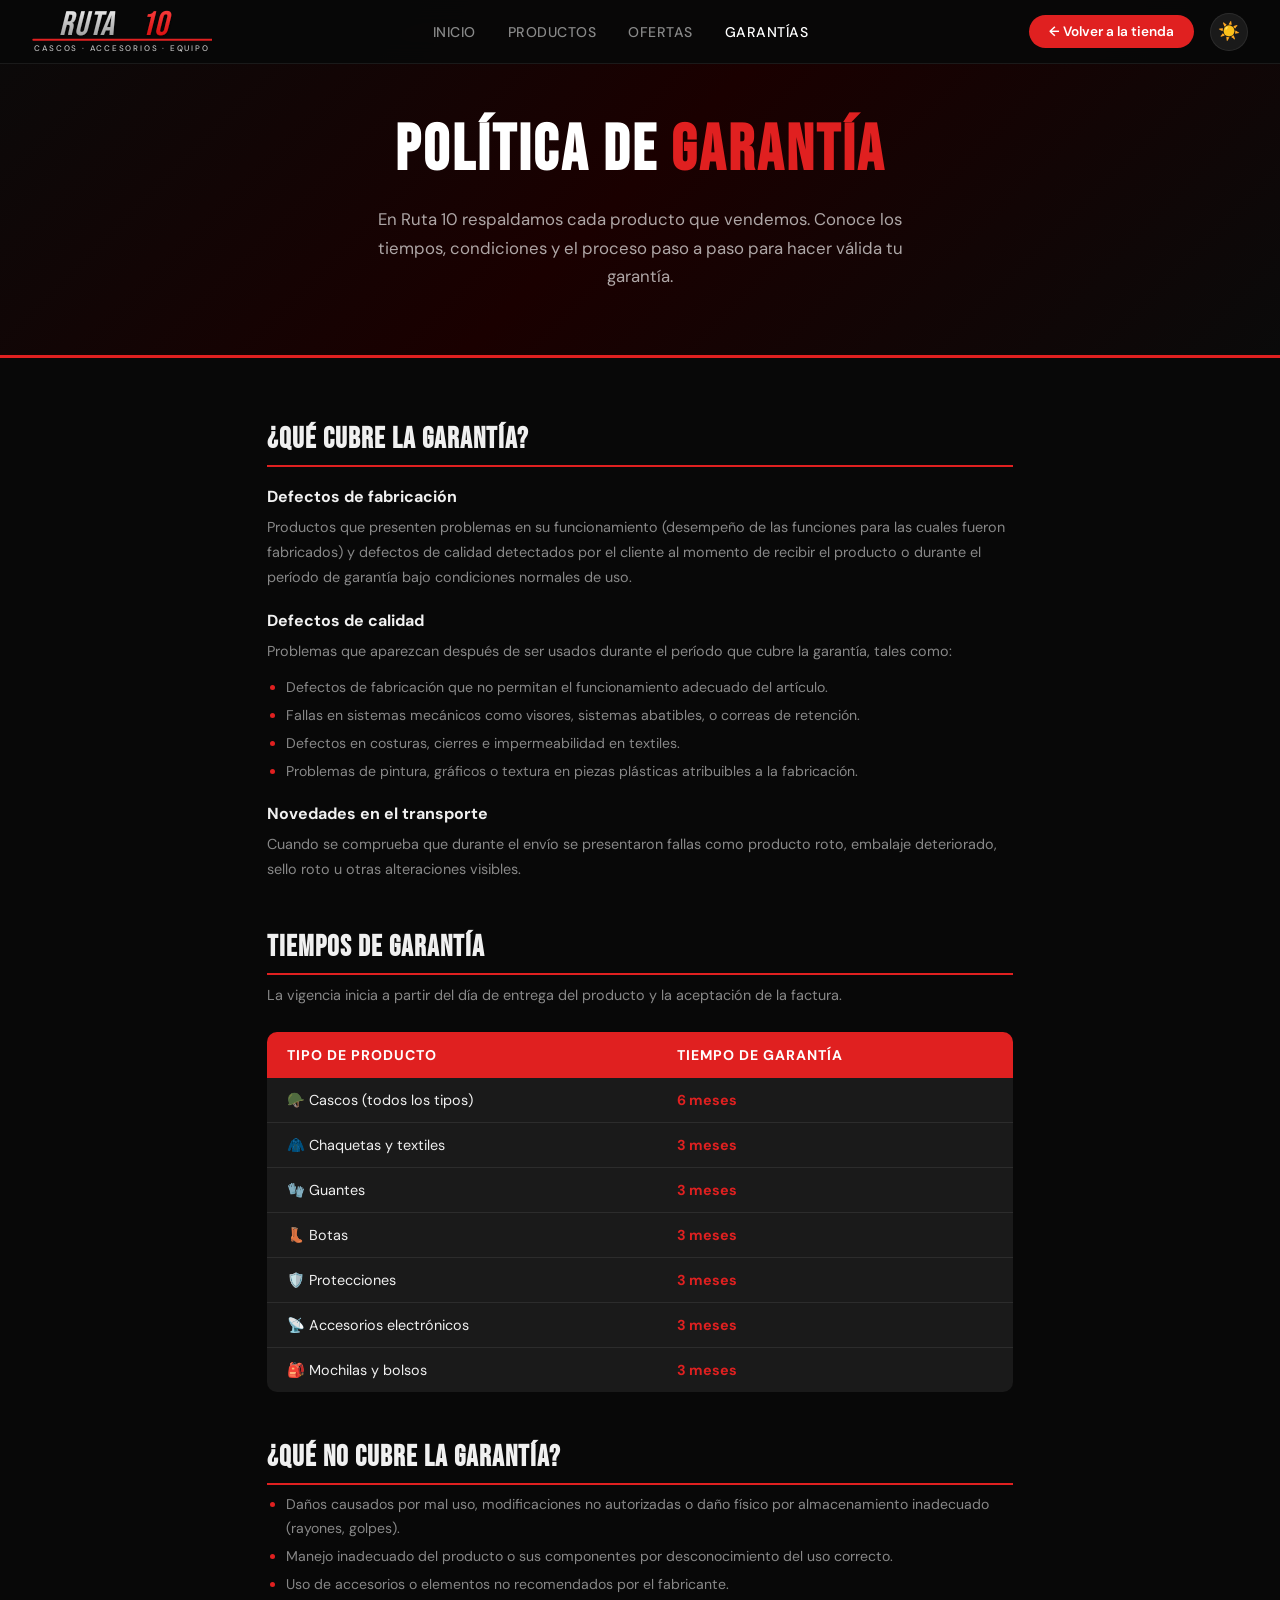
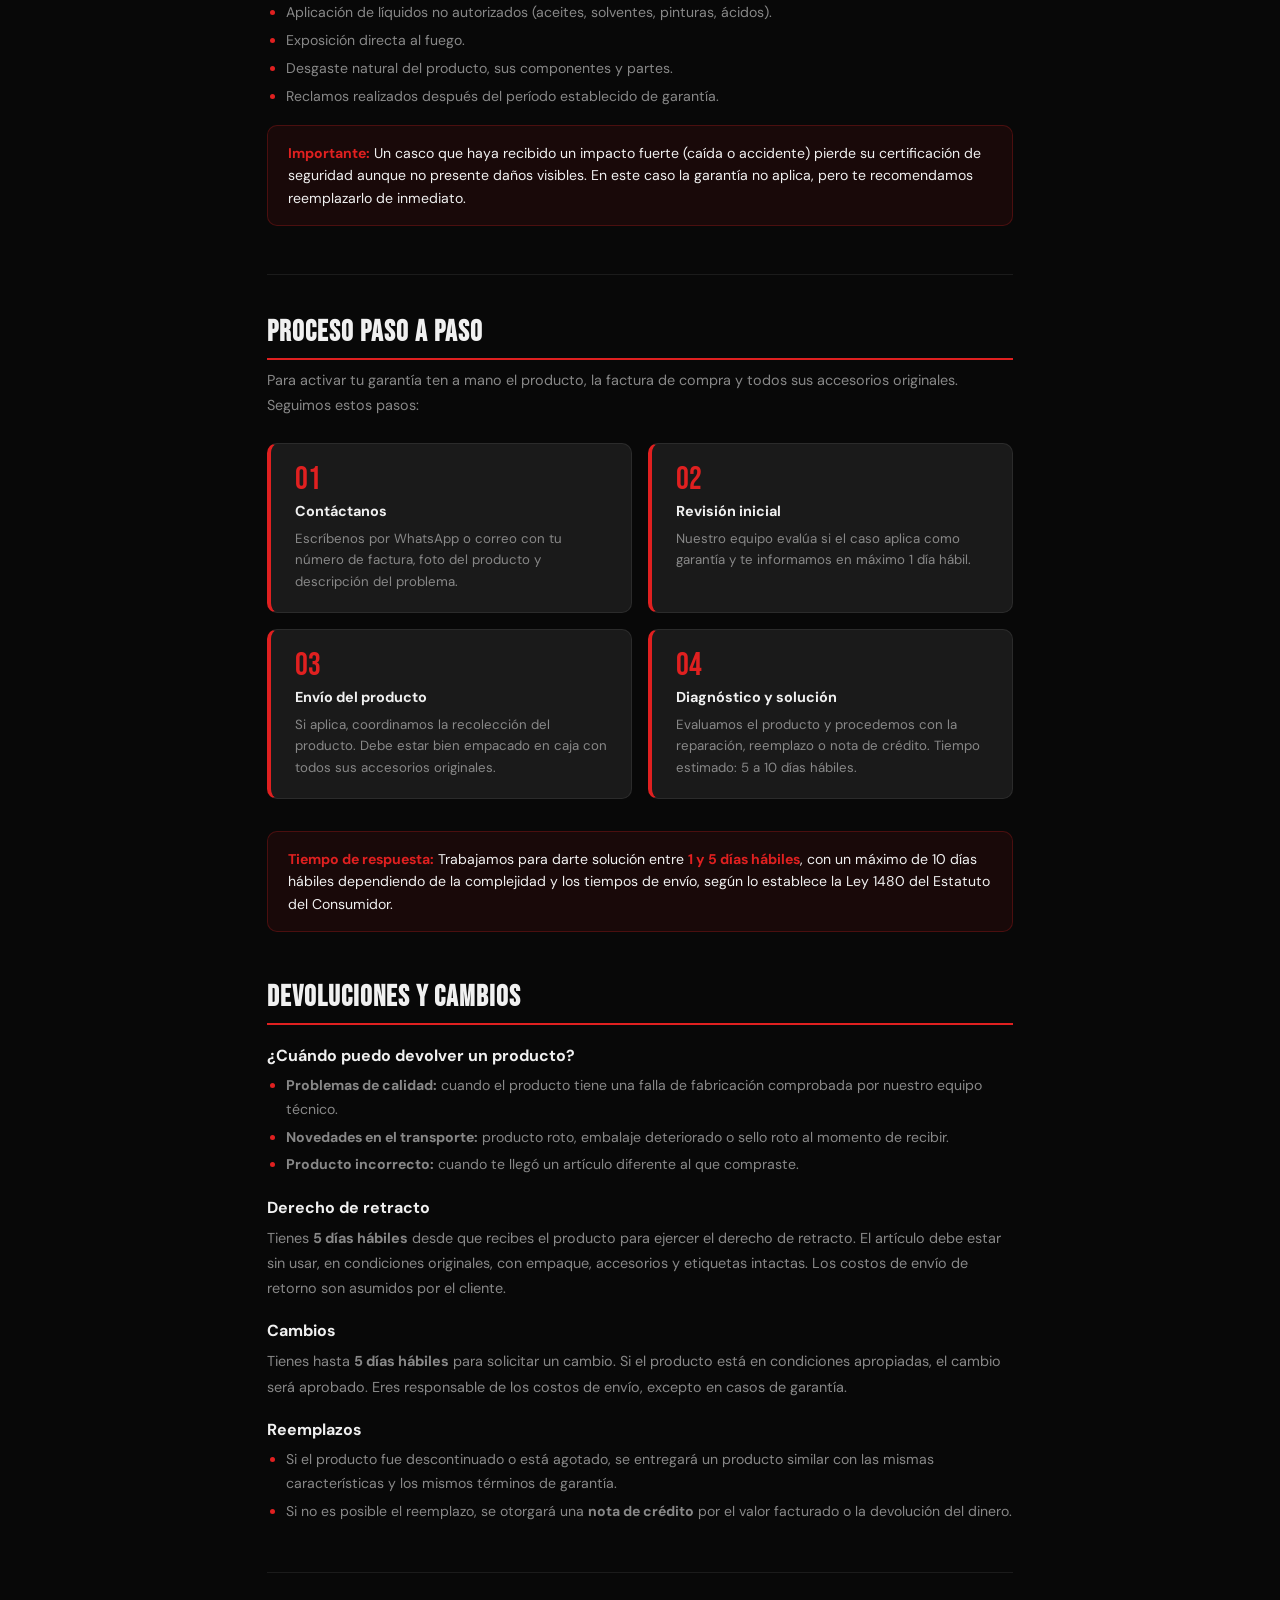
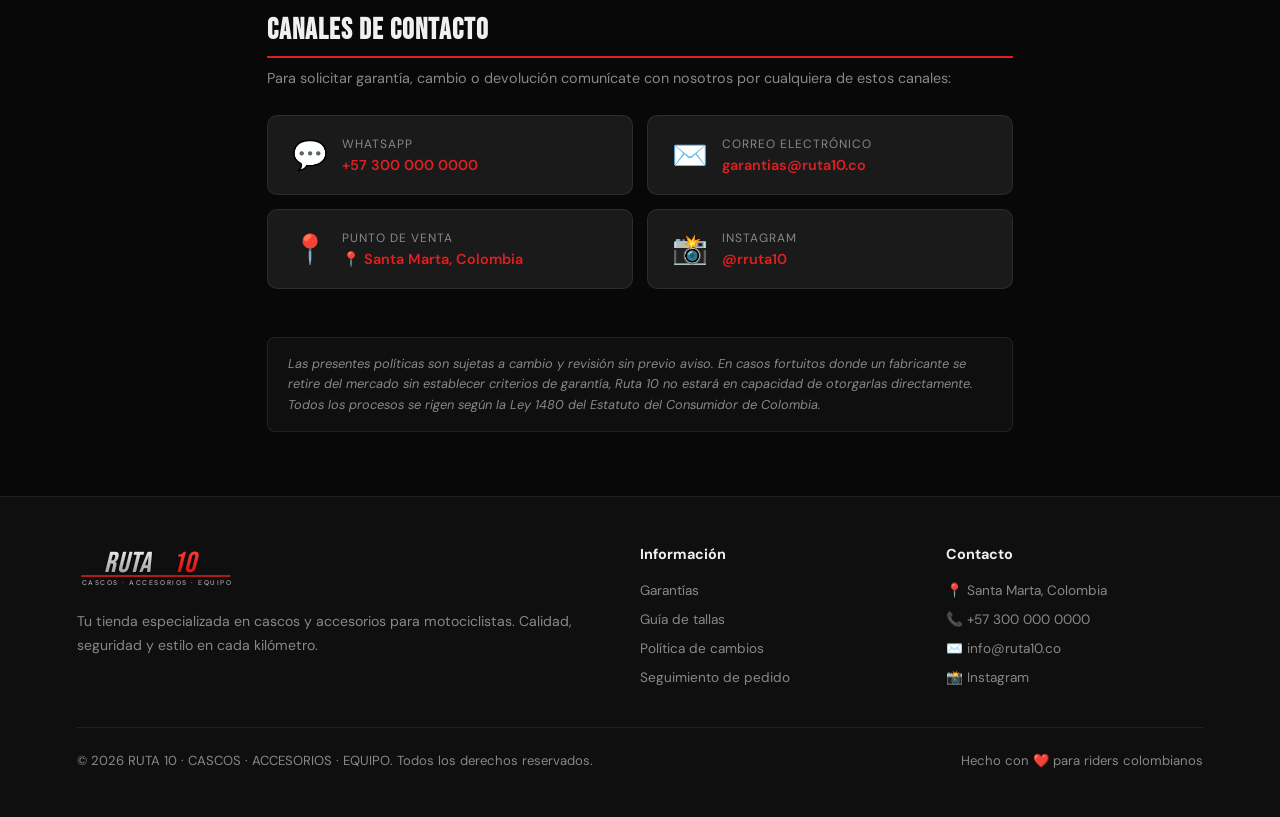
<file: garantias.html>
<!DOCTYPE html>
<html lang="es">
<head>
<meta charset="UTF-8">
<meta name="viewport" content="width=device-width, initial-scale=1.0">
<title>Garantías — Ruta 10</title>
<link href="https://fonts.googleapis.com/css2?family=Bebas+Neue&family=DM+Sans:wght@300;400;500;600&display=swap" rel="stylesheet">
<link rel="stylesheet" href="styles.css">
<style>
  /* ============================================================
     ESTILOS ESPECÍFICOS DE LA PÁGINA DE GARANTÍAS
  ============================================================ */

  /* Hero banner de la página */
  .garantia-hero {
    background: linear-gradient(135deg, #0a0a0a 0%, #1a0000 50%, #0a0a0a 100%);
    padding: 7rem 6% 4rem;
    border-bottom: 3px solid var(--red);
    text-align: center;
  }
  .garantia-hero h1 {
    font-family: 'Bebas Neue', sans-serif;
    font-size: 4rem;
    letter-spacing: 3px;
    color: #fff;
    margin-bottom: 1rem;
  }
  .garantia-hero h1 span { color: var(--red); }
  .garantia-hero p {
    color: rgba(255,255,255,0.65);
    font-size: 1.05rem;
    max-width: 560px;
    margin: 0 auto;
    line-height: 1.7;
  }

  /* Contenedor principal */
  .garantia-wrap {
    max-width: 900px;
    margin: 0 auto;
    padding: 4rem 6%;
  }

  /* Tabla de tiempos */
  .garantia-tabla {
    width: 100%;
    border-collapse: collapse;
    margin: 1.5rem 0 2rem;
    border-radius: 10px;
    overflow: hidden;
  }
  .garantia-tabla th {
    background: var(--red);
    color: #fff;
    padding: 14px 20px;
    text-align: left;
    font-size: 0.88rem;
    font-weight: 700;
    letter-spacing: 1px;
    text-transform: uppercase;
  }
  .garantia-tabla td {
    padding: 13px 20px;
    border-bottom: 1px solid var(--border);
    background: var(--card);
    font-size: 0.9rem;
    color: var(--text);
  }
  .garantia-tabla tr:last-child td { border-bottom: none; }
  .garantia-tabla td:last-child {
    font-weight: 700;
    color: var(--red);
  }

  /* Tarjetas de pasos del proceso */
  .pasos-grid {
    display: grid;
    grid-template-columns: repeat(2, 1fr);
    gap: 16px;
    margin: 1.5rem 0 2rem;
  }
  .paso-card {
    background: var(--card);
    border: 1px solid var(--border);
    border-left: 4px solid var(--red);
    border-radius: 10px;
    padding: 1.25rem 1.5rem;
  }
  .paso-num {
    font-family: 'Bebas Neue', sans-serif;
    font-size: 2rem;
    color: var(--red);
    line-height: 1;
    margin-bottom: 0.4rem;
  }
  .paso-title {
    font-weight: 700;
    font-size: 0.9rem;
    margin-bottom: 0.5rem;
    color: var(--text);
  }
  .paso-desc {
    font-size: 0.83rem;
    color: var(--muted);
    line-height: 1.6;
  }

  /* Bloque de sección con título rojo */
  .g-section { margin-bottom: 3rem; }
  .g-section-title {
    font-family: 'Bebas Neue', sans-serif;
    font-size: 1.8rem;
    letter-spacing: 1px;
    margin-bottom: 0.5rem;
    padding-bottom: 0.5rem;
    border-bottom: 2px solid var(--red);
    color: var(--text);
  }
  .g-section-subtitle {
    font-size: 1rem;
    font-weight: 700;
    margin: 1.2rem 0 0.5rem;
    color: var(--text);
  }
  .g-section p {
    font-size: 0.9rem;
    color: var(--muted);
    line-height: 1.75;
    margin-bottom: 0.75rem;
  }
  .g-section ul {
    padding-left: 1.2rem;
    margin-bottom: 0.75rem;
  }
  .g-section ul li {
    font-size: 0.88rem;
    color: var(--muted);
    line-height: 1.7;
    margin-bottom: 4px;
  }
  .g-section ul li::marker { color: var(--red); }

  /* Banner de alerta */
  .g-alert {
    background: rgba(224,32,32,0.08);
    border: 1px solid rgba(224,32,32,0.25);
    border-radius: 10px;
    padding: 1rem 1.25rem;
    font-size: 0.88rem;
    color: var(--text);
    line-height: 1.6;
    margin: 1rem 0;
  }
  .g-alert strong { color: var(--red); }

  /* Tarjetas de contacto */
  .contacto-grid {
    display: grid;
    grid-template-columns: repeat(2, 1fr);
    gap: 14px;
    margin-top: 1.5rem;
  }
  .contacto-card {
    background: var(--card);
    border: 1px solid var(--border);
    border-radius: 10px;
    padding: 1.25rem 1.5rem;
    display: flex;
    align-items: flex-start;
    gap: 14px;
    transition: border-color 0.2s;
  }
  .contacto-card:hover { border-color: var(--red); }
  .contacto-icon { font-size: 1.8rem; flex-shrink: 0; }
  .contacto-label {
    font-size: 0.75rem;
    color: var(--muted);
    text-transform: uppercase;
    letter-spacing: 1px;
    margin-bottom: 4px;
  }
  .contacto-value {
    font-size: 0.9rem;
    font-weight: 600;
    color: var(--text);
  }
  .contacto-value a {
    color: var(--red);
    text-decoration: none;
  }

  /* Separador decorativo */
  .g-divider {
    height: 1px;
    background: var(--border);
    margin: 2.5rem 0;
  }

  /* Nota legal */
  .g-nota {
    background: var(--dark);
    border: 1px solid var(--border);
    border-radius: 8px;
    padding: 1rem 1.25rem;
    font-size: 0.8rem;
    color: var(--muted);
    font-style: italic;
    line-height: 1.6;
  }

  /* Modo claro */
  body.light-mode .garantia-hero { background: linear-gradient(135deg, #f0f0f0, #fff 50%, #f0f0f0); }
  body.light-mode .garantia-hero p { color: #555; }
  body.light-mode .paso-card { background: #fff; border-color: #ddd; }
  body.light-mode .contacto-card { background: #fff; border-color: #ddd; }
  body.light-mode .g-nota { background: #f5f5f5; border-color: #ddd; }
  body.light-mode .g-alert { background: rgba(224,32,32,0.05); }
  body.light-mode .garantia-tabla td { background: #fff; }

  @media (max-width: 700px) {
    .pasos-grid    { grid-template-columns: 1fr; }
    .contacto-grid { grid-column: 1fr; }
    .garantia-hero h1 { font-size: 2.8rem; }
  }
</style>
</head>
<body>

<!-- ============================================================
  NAVBAR — igual que en index.html
============================================================ -->
<nav>
  <a class="logo-svg" href="index.html">
    <svg xmlns="http://www.w3.org/2000/svg" viewBox="0 0 200 58" width="180" height="52">
      <defs>
        <linearGradient id="metalGrad" x1="0%" y1="0%" x2="0%" y2="100%">
          <stop offset="0%"   stop-color="#ffffff"/>
          <stop offset="40%"  stop-color="#c8c8c8"/>
          <stop offset="100%" stop-color="#888888"/>
        </linearGradient>
        <linearGradient id="redGrad" x1="0%" y1="0%" x2="0%" y2="100%">
          <stop offset="0%"   stop-color="#ff4444"/>
          <stop offset="100%" stop-color="#cc0000"/>
        </linearGradient>
        <filter id="sh">
          <feDropShadow dx="0" dy="2" stdDeviation="2" flood-color="#000" flood-opacity="0.8"/>
        </filter>
      </defs>
      <text x="30" y="36" font-family="'Bebas Neue', Arial, Impact, sans-serif"
            font-size="38" font-style="italic" letter-spacing="1"
            fill="url(#metalGrad)" filter="url(#sh)">RUTA</text>
      <text x="120" y="36" font-family="'Bebas Neue', Arial, Impact, sans-serif"
            font-size="38" font-style="italic"
            fill="url(#redGrad)" filter="url(#sh)">10</text>
      <rect x="0" y="40" width="220" height="2" fill="#E02020" rx="1"/>
      <text x="100" y="53" font-family="'DM Sans', Arial, sans-serif"
            font-size="9" letter-spacing="2" fill="#bbbbbb"
            text-anchor="middle" font-weight="500">CASCOS · ACCESORIOS · EQUIPO</text>
    </svg>
  </a>

  <ul class="nav-links">
    <li><a href="index.html#inicio">Inicio</a></li>
    <li><a href="index.html#mas-vendidos">Productos</a></li>
    <li><a href="index.html#promociones">Ofertas</a></li>
    <li><a href="garantias.html" style="color:#fff;">Garantías</a></li>
  </ul>

  <div class="nav-actions">
    <a href="index.html" class="btn-login" style="text-decoration:none;">← Volver a la tienda</a>
    <button class="btn-theme" onclick="toggleTheme()" title="Cambiar modo">
      <span id="themeIcon">☀️</span>
    </button>
  </div>
</nav>

<!-- ============================================================
  HERO
============================================================ -->
<div class="garantia-hero">
  <h1>POLÍTICA DE <span>GARANTÍA</span></h1>
  <p>En Ruta 10 respaldamos cada producto que vendemos. Conoce los tiempos, condiciones y el proceso paso a paso para hacer válida tu garantía.</p>
</div>

<!-- ============================================================
  CONTENIDO PRINCIPAL
============================================================ -->
<div class="garantia-wrap">

  <!-- ── ¿QUÉ CUBRE? ── -->
  <div class="g-section">
    <h2 class="g-section-title">¿QUÉ CUBRE LA GARANTÍA?</h2>

    <div class="g-section-subtitle">Defectos de fabricación</div>
    <p>Productos que presenten problemas en su funcionamiento (desempeño de las funciones para las cuales fueron fabricados) y defectos de calidad detectados por el cliente al momento de recibir el producto o durante el período de garantía bajo condiciones normales de uso.</p>

    <div class="g-section-subtitle">Defectos de calidad</div>
    <p>Problemas que aparezcan después de ser usados durante el período que cubre la garantía, tales como:</p>
    <ul>
      <li>Defectos de fabricación que no permitan el funcionamiento adecuado del artículo.</li>
      <li>Fallas en sistemas mecánicos como visores, sistemas abatibles, o correas de retención.</li>
      <li>Defectos en costuras, cierres e impermeabilidad en textiles.</li>
      <li>Problemas de pintura, gráficos o textura en piezas plásticas atribuibles a la fabricación.</li>
    </ul>

    <div class="g-section-subtitle">Novedades en el transporte</div>
    <p>Cuando se comprueba que durante el envío se presentaron fallas como producto roto, embalaje deteriorado, sello roto u otras alteraciones visibles.</p>
  </div>

  <!-- ── TIEMPOS ── -->
  <div class="g-section">
    <h2 class="g-section-title">TIEMPOS DE GARANTÍA</h2>
    <p>La vigencia inicia a partir del día de entrega del producto y la aceptación de la factura.</p>
    <table class="garantia-tabla">
      <thead>
        <tr>
          <th>Tipo de producto</th>
          <th>Tiempo de garantía</th>
        </tr>
      </thead>
      <tbody>
        <tr><td>🪖 Cascos (todos los tipos)</td><td>6 meses</td></tr>
        <tr><td>🧥 Chaquetas y textiles</td><td>3 meses</td></tr>
        <tr><td>🧤 Guantes</td><td>3 meses</td></tr>
        <tr><td>👢 Botas</td><td>3 meses</td></tr>
        <tr><td>🛡️ Protecciones</td><td>3 meses</td></tr>
        <tr><td>📡 Accesorios electrónicos</td><td>3 meses</td></tr>
        <tr><td>🎒 Mochilas y bolsos</td><td>3 meses</td></tr>
      </tbody>
    </table>
  </div>

  <!-- ── QUÉ NO CUBRE ── -->
  <div class="g-section">
    <h2 class="g-section-title">¿QUÉ NO CUBRE LA GARANTÍA?</h2>
    <ul>
      <li>Daños causados por mal uso, modificaciones no autorizadas o daño físico por almacenamiento inadecuado (rayones, golpes).</li>
      <li>Manejo inadecuado del producto o sus componentes por desconocimiento del uso correcto.</li>
      <li>Uso de accesorios o elementos no recomendados por el fabricante.</li>
      <li>Aplicación de líquidos no autorizados (aceites, solventes, pinturas, ácidos).</li>
      <li>Exposición directa al fuego.</li>
      <li>Desgaste natural del producto, sus componentes y partes.</li>
      <li>Reclamos realizados después del período establecido de garantía.</li>
    </ul>
    <div class="g-alert">
      <strong>Importante:</strong> Un casco que haya recibido un impacto fuerte (caída o accidente) pierde su certificación de seguridad aunque no presente daños visibles. En este caso la garantía no aplica, pero te recomendamos reemplazarlo de inmediato.
    </div>
  </div>

  <div class="g-divider"></div>

  <!-- ── PROCESO ── -->
  <div class="g-section">
    <h2 class="g-section-title">PROCESO PASO A PASO</h2>
    <p>Para activar tu garantía ten a mano el producto, la factura de compra y todos sus accesorios originales. Seguimos estos pasos:</p>

    <div class="pasos-grid">
      <div class="paso-card">
        <div class="paso-num">01</div>
        <div class="paso-title">Contáctanos</div>
        <div class="paso-desc">Escríbenos por WhatsApp o correo con tu número de factura, foto del producto y descripción del problema.</div>
      </div>
      <div class="paso-card">
        <div class="paso-num">02</div>
        <div class="paso-title">Revisión inicial</div>
        <div class="paso-desc">Nuestro equipo evalúa si el caso aplica como garantía y te informamos en máximo 1 día hábil.</div>
      </div>
      <div class="paso-card">
        <div class="paso-num">03</div>
        <div class="paso-title">Envío del producto</div>
        <div class="paso-desc">Si aplica, coordinamos la recolección del producto. Debe estar bien empacado en caja con todos sus accesorios originales.</div>
      </div>
      <div class="paso-card">
        <div class="paso-num">04</div>
        <div class="paso-title">Diagnóstico y solución</div>
        <div class="paso-desc">Evaluamos el producto y procedemos con la reparación, reemplazo o nota de crédito. Tiempo estimado: 5 a 10 días hábiles.</div>
      </div>
    </div>

    <div class="g-alert">
      <strong>Tiempo de respuesta:</strong> Trabajamos para darte solución entre <strong>1 y 5 días hábiles</strong>, con un máximo de 10 días hábiles dependiendo de la complejidad y los tiempos de envío, según lo establece la Ley 1480 del Estatuto del Consumidor.
    </div>
  </div>

  <!-- ── DEVOLUCIONES ── -->
  <div class="g-section">
    <h2 class="g-section-title">DEVOLUCIONES Y CAMBIOS</h2>

    <div class="g-section-subtitle">¿Cuándo puedo devolver un producto?</div>
    <ul>
      <li><strong>Problemas de calidad:</strong> cuando el producto tiene una falla de fabricación comprobada por nuestro equipo técnico.</li>
      <li><strong>Novedades en el transporte:</strong> producto roto, embalaje deteriorado o sello roto al momento de recibir.</li>
      <li><strong>Producto incorrecto:</strong> cuando te llegó un artículo diferente al que compraste.</li>
    </ul>

    <div class="g-section-subtitle">Derecho de retracto</div>
    <p>Tienes <strong>5 días hábiles</strong> desde que recibes el producto para ejercer el derecho de retracto. El artículo debe estar sin usar, en condiciones originales, con empaque, accesorios y etiquetas intactas. Los costos de envío de retorno son asumidos por el cliente.</p>

    <div class="g-section-subtitle">Cambios</div>
    <p>Tienes hasta <strong>5 días hábiles</strong> para solicitar un cambio. Si el producto está en condiciones apropiadas, el cambio será aprobado. Eres responsable de los costos de envío, excepto en casos de garantía.</p>

    <div class="g-section-subtitle">Reemplazos</div>
    <ul>
      <li>Si el producto fue descontinuado o está agotado, se entregará un producto similar con las mismas características y los mismos términos de garantía.</li>
      <li>Si no es posible el reemplazo, se otorgará una <strong>nota de crédito</strong> por el valor facturado o la devolución del dinero.</li>
    </ul>
  </div>

  <div class="g-divider"></div>

  <!-- ── CONTACTO ── -->
  <div class="g-section">
    <h2 class="g-section-title">CANALES DE CONTACTO</h2>
    <p>Para solicitar garantía, cambio o devolución comunícate con nosotros por cualquiera de estos canales:</p>

    <div class="contacto-grid">
      <div class="contacto-card">
        <div class="contacto-icon">💬</div>
        <div>
          <div class="contacto-label">WhatsApp</div>
          <div class="contacto-value"><a href="https://wa.me/573000000000" target="_blank">+57 300 000 0000</a></div>
        </div>
      </div>
      <div class="contacto-card">
        <div class="contacto-icon">✉️</div>
        <div>
          <div class="contacto-label">Correo electrónico</div>
          <div class="contacto-value"><a href="mailto:garantias@ruta10.co">garantias@ruta10.co</a></div>
        </div>
      </div>
      <div class="contacto-card">
        <div class="contacto-icon">📍</div>
        <div>
          <div class="contacto-label">Punto de venta</div>
          <div class="contacto-value"><a href="https://www.google.com/maps/place/11%C2%B014'17.7%22N+74%C2%B012'20.6%22W/@11.2382493,-74.2063727,19z/data=!3m1!4b1!4m4!3m3!8m2!3d11.238248!4d-74.205729?entry=ttu&g_ep=EgoyMDI2MDQyOS4wIKXMDSoASAFQAw%3D%3D">📍 Santa Marta, Colombia</a></div>
        </div>
      </div>
      <div class="contacto-card">
        <div class="contacto-icon">📸</div>
        <div>
          <div class="contacto-label">Instagram</div>
          <div class="contacto-value"><a href="https://www.instagram.com/rruta10/" target="_blank">@rruta10</a></div>
        </div>
      </div>
    </div>
  </div>

  <!-- ── NOTA LEGAL ── -->
  <div class="g-nota">
    Las presentes políticas son sujetas a cambio y revisión sin previo aviso. En casos fortuitos donde un fabricante se retire del mercado sin establecer criterios de garantía, Ruta 10 no estará en capacidad de otorgarlas directamente. Todos los procesos se rigen según la Ley 1480 del Estatuto del Consumidor de Colombia.
  </div>

</div>

<!-- ============================================================
  FOOTER — igual que en index.html
============================================================ -->
<footer>
  <div class="footer-grid">
    <div class="footer-brand">
      <div class="logo-svg" style="margin-bottom:1rem;">
        <svg xmlns="http://www.w3.org/2000/svg" viewBox="0 0 200 58" width="160" height="44">
          <defs>
            <linearGradient id="mg2" x1="0%" y1="0%" x2="0%" y2="100%">
              <stop offset="0%" stop-color="#ffffff"/>
              <stop offset="40%" stop-color="#c8c8c8"/>
              <stop offset="100%" stop-color="#888888"/>
            </linearGradient>
            <linearGradient id="rg2" x1="0%" y1="0%" x2="0%" y2="100%">
              <stop offset="0%" stop-color="#ff4444"/>
              <stop offset="100%" stop-color="#cc0000"/>
            </linearGradient>
            <filter id="sh2">
              <feDropShadow dx="0" dy="2" stdDeviation="2" flood-color="#000" flood-opacity="0.8"/>
            </filter>
          </defs>
          <text x="30" y="36" font-family="'Bebas Neue', Arial, Impact, sans-serif"
                font-size="38" font-style="italic" letter-spacing="1"
                fill="url(#mg2)" filter="url(#sh2)">RUTA</text>
          <text x="120" y="36" font-family="'Bebas Neue', Arial, Impact, sans-serif"
                font-size="38" font-style="italic"
                fill="url(#rg2)" filter="url(#sh2)">10</text>
          <rect x="0" y="40" width="197" height="2" fill="#E02020" rx="1"/>
          <text x="100" y="53" font-family="'DM Sans', Arial, sans-serif"
                font-size="9" letter-spacing="2" fill="#aaaaaa"
                text-anchor="middle" font-weight="500">CASCOS · ACCESORIOS · EQUIPO</text>
        </svg>
      </div>
      <p class="footer-desc">Tu tienda especializada en cascos y accesorios para motociclistas. Calidad, seguridad y estilo en cada kilómetro.</p>
    </div>
    <div class="footer-col">
      <h4>Información</h4>
      <ul>
        <li><a href="garantias.html">Garantías</a></li>
        <li><a href="#">Guía de tallas</a></li>
        <li><a href="#">Política de cambios</a></li>
        <li><a href="#">Seguimiento de pedido</a></li>
      </ul>
    </div>
    <div class="footer-col">
      <h4>Contacto</h4>
      <ul>
        <li><a href="#">📍 Santa Marta, Colombia</a></li>
        <li><a href="#">📞 +57 300 000 0000</a></li>
        <li><a href="#">✉️ info@ruta10.co</a></li>
        <li><a href="https://www.instagram.com/rruta10/" target="_blank">📸 Instagram</a></li>
      </ul>
    </div>
  </div>
  <div class="footer-bottom">
    <p>© 2026 RUTA 10 · CASCOS · ACCESORIOS · EQUIPO. Todos los derechos reservados.</p>
    <p>Hecho con ❤️ para riders colombianos</p>
  </div>
</footer>

<script>
/* ── Modo claro/oscuro ── */
function toggleTheme() {
  const isLight = document.body.classList.toggle('light-mode');
  document.getElementById('themeIcon').textContent = isLight ? '🌙' : '☀️';
  localStorage.setItem('ruta10_theme', isLight ? 'light' : 'dark');
}
(function() {
  if (localStorage.getItem('ruta10_theme') === 'light') {
    document.body.classList.add('light-mode');
    const icon = document.getElementById('themeIcon');
    if (icon) icon.textContent = '🌙';
  }
})();
</script>
</body>
</html>
</file>
<file: styles.css>
/* ========================================
   Ruta 10 — Cascos & Accesorios
   styles.css
   ======================================== */

/* ── VARIABLES ── */
:root {
  --red: #E02020;
  --dark: #0f0f0f;
  --darker: #080808;
  --card: #1a1a1a;
  --card2: #222;
  --border: rgba(255, 255, 255, 0.08);
  --text: #f0f0f0;
  --muted: #888;
  --accent: #E02020;
  --accent2: #ff6b35;
  --gold: #f5a623;
}

/* ── MODO CLARO ── */
body.light-mode {
  --dark: #efefef;
  --darker: #ffffff;
  --card: #f5f5f5;
  --card2: #e8e8e8;
  --border: rgba(0, 0, 0, 0.1);
  --text: #111111;
  --muted: #666666;
}
body.light-mode nav {
  background: rgba(255, 255, 255, 0.97);
  border-bottom: 1px solid rgba(0,0,0,0.1);
  box-shadow: 0 2px 16px rgba(0,0,0,0.08);
}
body.light-mode .logo span            { color: #111; }
body.light-mode .nav-links a          { color: #555; }
body.light-mode .nav-links a:hover    { color: #111; }
body.light-mode .btn-icon             { color: #333; }
body.light-mode .nav-cat-btn          { color: #222; background: #e8e8e8; border-color: #ccc; }
body.light-mode .cat-list-item        { color: #555; }
body.light-mode .cat-list-item:hover,
body.light-mode .cat-list-item.active { color: #111; background: var(--card2); }
body.light-mode .cat-panel-title      { color: #111; }
body.light-mode .cat-chip             { color: #333; }
body.light-mode .product-brand        { color: #888; }
body.light-mode .product-stars span   { color: #aaa; }
body.light-mode .modal                { background: #fff; }
body.light-mode .modal h2             { color: #111; }
body.light-mode .modal p              { color: #666; }
body.light-mode .modal-tabs           { background: #ececec; }
body.light-mode .form-group input     { background: #f0f0f0; color: #111; border-color: #ddd; }
body.light-mode .cart-panel           { background: #fafafa; border-left-color: #ddd; }
body.light-mode .cart-item            { background: #ececec; }
body.light-mode .cart-item-name       { color: #111; }
body.light-mode .cart-item-remove     { color: #aaa; }
body.light-mode .qty-btn              { background: #ddd; border-color: #ccc; color: #111; }
body.light-mode .admin-bar            { background: #e8e8e8; border-top-color: #ccc; }
body.light-mode .admin-label          { color: #555; }
body.light-mode footer                { background: #e8e8e8; border-top-color: #ccc; }
body.light-mode .footer-desc          { color: #666; }
body.light-mode .footer-col ul li a   { color: #666; }
body.light-mode .footer-col ul li a:hover { color: #111; }
body.light-mode .footer-bottom p      { color: #777; }
body.light-mode .search-results-bar   { background: #f0f0f0; border-bottom-color: #ddd; }
body.light-mode .search-result-item   { background: #e8e8e8; border-color: #ccc; color: #333; }
body.light-mode .megamenu-chip        { background: #e4e4e4; color: #333; border-color: #ccc; }
body.light-mode .toast                { background: #fff; color: #111; }

.nav-logo img {
height: 38px;
object-fit: contain;
filter: drop-shadow(0 0 8px rgba(208,2,27,.5));
transition: filter .3s;
}

.nav-logo img:hover { filter: drop-shadow(0 0 16px rgba(208,2,27,.9)); }
 
.nav-links {
display: flex;
gap: 2.5rem;
list-style: none;
}


/* ── BOTÓN TEMA ── */
.btn-theme {
  background: var(--card);
  border: 1px solid var(--border);
  border-radius: 50%;
  width: 38px;
  height: 38px;
  display: flex;
  align-items: center;
  justify-content: center;
  cursor: pointer;
  font-size: 1.1rem;
  transition: transform 0.35s ease, background 0.2s;
  flex-shrink: 0;
}
.btn-theme:hover {
  transform: rotate(25deg) scale(1.15);
  background: var(--card2);
}

/* ── RESET & BASE ── */
* {
  margin: 0;
  padding: 0;
  box-sizing: border-box;
}
html {
  scroll-behavior: smooth;
}
body {
  background: var(--darker);
  color: var(--text);
  font-family: 'DM Sans', sans-serif;
  overflow-x: hidden;
}

/* ── NAVBAR ── */
nav {
  position: fixed;
  top: 0; left: 0; right: 0;
  z-index: 1000;
  background: rgba(8, 8, 8, 0.95);
  backdrop-filter: blur(12px);
  border-bottom: 1px solid var(--border);
  display: flex;
  align-items: center;
  justify-content: space-between;
  padding: 0 2rem;
  height: 64px;
}
.nav-links {
  display: flex;
  gap: 2rem;
  list-style: none;
}
.nav-links a {
  color: var(--muted);
  text-decoration: none;
  font-size: 0.88rem;
  font-weight: 500;
  letter-spacing: 0.5px;
  transition: color 0.2s;
  text-transform: uppercase;
}
.nav-links a:hover {
  color: #fff;
}
.nav-actions {
  display: flex;
  align-items: center;
  gap: 1rem;
}
.search-bar {
  display: flex;
  align-items: center;
  background: var(--card);
  border: 1px solid var(--border);
  border-radius: 24px;
  padding: 6px 14px;
  gap: 8px;
}
.search-bar input {
  background: none;
  border: none;
  outline: none;
  color: #fff;
  font-size: 0.85rem;
  width: 180px;
  font-family: 'DM Sans', sans-serif;
}
.search-bar input::placeholder {
  color: var(--muted);
}
.search-bar svg {
  color: var(--muted);
  flex-shrink: 0;
}
.btn-icon {
  background: var(--card);
  border: 1px solid var(--border);
  border-radius: 50%;
  width: 38px;
  height: 38px;
  display: flex;
  align-items: center;
  justify-content: center;
  cursor: pointer;
  position: relative;
  transition: background 0.2s;
}
.btn-icon:hover {
  background: var(--card2);
}
.cart-count {
  position: absolute;
  top: -4px; right: -4px;
  background: var(--red);
  color: #fff;
  font-size: 10px;
  font-weight: 600;
  width: 18px; height: 18px;
  border-radius: 50%;
  display: flex;
  align-items: center;
  justify-content: center;
}
.btn-login {
  background: var(--red);
  color: #fff;
  border: none;
  border-radius: 24px;
  padding: 8px 20px;
  font-size: 0.85rem;
  font-weight: 600;
  cursor: pointer;
  font-family: 'DM Sans', sans-serif;
  transition: opacity 0.2s;
}
.btn-login:hover {
  opacity: 0.85;
}

/* ── BANNER / SLIDER ── */
.banner {
  position: relative;
  height: 540px;
  margin-top: 64px;
  overflow: hidden;
}
.slide {
  position: absolute;
  inset: 0;
  opacity: 0;
  transition: opacity 1s ease;
}
/* 🔥 IMAGEN PERFECTA */
.slide-bg {
  background-size: 100% auto;
  background-position: center;
  background-repeat: no-repeat;
  position: absolute;
  inset: 0;
}
.slide.active {
  opacity: 1;
}
/* 🔥 CAPA OSCURA */
.slide-overlay {
  position: absolute;
  inset: 0;
  background: linear-gradient(90deg, rgba(0,0,0,0.85) 0%, rgba(0,0,0,0.2) 100%);
}
.slide-content {
  position: absolute;
  left: 8%;
  top: 50%;
  transform: translateY(-50%);
  max-width: 520px;
}
.slide-tag {
  display: inline-block;
  background: var(--red);
  color: #fff;
  font-size: 0.72rem;
  font-weight: 700;
  letter-spacing: 2px;
  text-transform: uppercase;
  padding: 4px 12px;
  border-radius: 2px;
  margin-bottom: 1rem;
}
.slide-title {
  font-family: 'Bebas Neue', sans-serif;
  font-size: 4.5rem;
  line-height: 1;
  margin-bottom: 1rem;
  color: #fff;
  text-shadow: 0 2px 20px rgba(0,0,0,0.5);
}
.slide-desc {
  color: rgba(255, 255, 255, 0.75);
  font-size: 1rem;
  margin-bottom: 2rem;
  line-height: 1.6;
}
.btn-slide {
  background: var(--red);
  color: #fff;
  border: none;
  border-radius: 4px;
  padding: 14px 32px;
  font-size: 0.95rem;
  font-weight: 600;
  cursor: pointer;
  font-family: 'DM Sans', sans-serif;
  letter-spacing: 0.5px;
  transition: transform 0.2s;
}
.btn-slide:hover {
  transform: translateY(-2px);
}
.banner-dots {
  position: absolute;
  bottom: 24px;
  left: 50%;
  transform: translateX(-50%);
  display: flex;
  gap: 8px;
}
.dot {
  width: 8px; height: 8px;
  border-radius: 50%;
  background: rgba(255, 255, 255, 0.3);
  cursor: pointer;
  transition: all 0.3s;
}
.dot.active {
  background: #fff;
  width: 24px;
  border-radius: 4px;
}
.banner-arrow {
  position: absolute;
  top: 50%;
  transform: translateY(-50%);
  background: rgba(255, 255, 255, 0.1);
  border: 1px solid rgba(255, 255, 255, 0.2);
  border-radius: 50%;
  width: 44px; height: 44px;
  display: flex;
  align-items: center;
  justify-content: center;
  cursor: pointer;
  color: #fff;
  transition: background 0.2s;
  z-index: 10;
  font-size: 1.5rem;
}
.banner-arrow:hover {
  background: rgba(255, 255, 255, 0.2);
}
.banner-arrow.prev { left: 24px; }
.banner-arrow.next { right: 24px; }

/* ── Fix: texto del banner visible sobre la imagen ── */
.slide-content {
  z-index: 10;
  position: absolute;
}

.slide-overlay {
  z-index: 2;
}

.slide {
  position: absolute;
  inset: 0;
}

.banner-arrow {
  z-index: 20;
}

.banner-dots {
  z-index: 20;
}

/* ── Modo claro: textos en negro ── */
body.light-mode p,
body.light-mode li,
body.light-mode span,
body.light-mode label {
  color: #333;
}

/* Logo negro en modo claro */
body.light-mode .logo-svg text {
  fill: #111 !important;
}

body.light-mode .logo-svg text:nth-of-type(2) {
  fill: #E02020 !important;
}

body.light-mode .logo-svg text:last-of-type {
  fill: #444 !important;
}

/* Sección "Por qué elegirnos" */
body.light-mode .diff-title,
body.light-mode .diff-subtitle,
body.light-mode .diff-item h4,
body.light-mode .diff-item p,
body.light-mode .features-title,
body.light-mode .feature-name,
body.light-mode .feature-desc {
  color: #111 !important;
}

/* Textos generales de tarjetas y secciones */
body.light-mode .product-name,
body.light-mode .cat-name,
body.light-mode .cat-panel-title,
body.light-mode .footer-col h4,
body.light-mode .cart-item-name,
body.light-mode .admin-label {
  color: #111 !important;
}

body.light-mode .product-brand,
body.light-mode .cat-count,
body.light-mode .footer-desc,
body.light-mode .footer-col ul li a,
body.light-mode .footer-bottom p,
body.light-mode .muted,
body.light-mode .cat-list-item {
  color: #444 !important;
}

/* ── SECTIONS ── */
section {
  padding: 4rem 6%;
}
.section-header {
  display: flex;
  align-items: flex-end;
  justify-content: space-between;
  margin-bottom: 2.5rem;
}
.section-title {
  font-family: 'Bebas Neue', sans-serif;
  font-size: 2.4rem;
  letter-spacing: 1px;
}
.section-title span {
  color: var(--red);
}
.section-link {
  color: var(--red);
  font-size: 0.85rem;
  font-weight: 600;
  text-decoration: none;
  letter-spacing: 0.5px;
  text-transform: uppercase;
  border-bottom: 1px solid var(--red);
  padding-bottom: 2px;
}

/* ── CATEGORIES ── */
.categories {
  background: var(--dark);
}

/* Mega wrap */
.cat-mega-wrap {
  display: flex;
  background: var(--card);
  border: 1px solid var(--border);
  border-radius: 16px;
  overflow: hidden;
  min-height: 380px;
}

/* Lista izquierda */
.cat-list {
  list-style: none;
  width: 210px;
  flex-shrink: 0;
  border-right: 1px solid var(--border);
  padding: 8px 0;
  background: var(--darker);
}
.cat-list-item {
  display: flex;
  align-items: center;
  gap: 10px;
  padding: 13px 16px;
  cursor: pointer;
  font-size: 0.88rem;
  color: var(--muted);
  transition: all 0.15s;
  border-left: 3px solid transparent;
  user-select: none;
}
.cat-list-item:hover,
.cat-list-item.active {
  color: #fff;
  background: var(--card);
  border-left-color: var(--red);
}
.cat-list-icon {
  font-size: 1.1rem;
  flex-shrink: 0;
}
.cat-list-arrow {
  margin-left: auto;
  opacity: 0.3;
  flex-shrink: 0;
  transition: opacity 0.15s;
}
.cat-list-item:hover .cat-list-arrow,
.cat-list-item.active .cat-list-arrow {
  opacity: 1;
  color: var(--red);
}

/* Panel derecho */
.cat-panel-wrap {
  flex: 1;
  padding: 2rem;
  position: relative;
  overflow: hidden;
}
.cat-sub-panel {
  display: none;
  flex-direction: column;
  gap: 1.25rem;
}
.cat-sub-panel.active {
  display: flex;
}
.cat-panel-title {
  font-family: 'Bebas Neue', sans-serif;
  font-size: 1.8rem;
  letter-spacing: 1px;
  color: #fff;
}
.cat-chips {
  display: flex;
  flex-wrap: wrap;
  gap: 10px;
}
.cat-chip {
  background: var(--darker);
  border: 1px solid var(--border);
  border-radius: 999px;
  padding: 7px 16px;
  font-size: 0.83rem;
  color: var(--text);
  cursor: pointer;
  transition: all 0.2s;
  white-space: nowrap;
}
.cat-chip:hover {
  border-color: var(--red);
  color: var(--red);
  background: rgba(224,32,32,0.08);
}
.cat-panel-link {
  display: inline-flex;
  align-items: center;
  gap: 4px;
  color: var(--red);
  font-size: 0.88rem;
  font-weight: 600;
  text-decoration: none;
  border-bottom: 1px solid var(--red);
  padding-bottom: 2px;
  width: fit-content;
  margin-top: 0.25rem;
}
.cat-panel-link:hover { opacity: 0.8; }

/* ── TARJETAS DE PRODUCTO ── */
.products-grid {
  display: grid; grid-template-columns: repeat(4,1fr); gap: 20px; grid-auto-flow: dense;
}
.product-card {
  background: var(--card); border: 1px solid var(--border); border-radius: 14px;
  overflow: hidden; cursor: pointer; transition: all 0.3s; position: relative;
}
.product-card:hover { transform: translateY(-6px); border-color: rgba(224,32,32,0.3); box-shadow: 0 12px 40px rgba(0,0,0,0.4); }
.product-card.highlight { outline: 2px solid var(--red); outline-offset: 3px; }
.product-img { width: 100%; height: 200px; display: flex; align-items: center; justify-content: center; background: linear-gradient(135deg,#1e1e1e,#2a2a2a); overflow: hidden; }
.product-img-emoji { font-size: 5rem; }
.product-img-real  { width: 100%; height: 100%; object-fit: cover; }
.product-badge { position: absolute; top: 12px; left: 12px; font-size: 0.7rem; font-weight: 700; padding: 4px 10px; border-radius: 4px; text-transform: uppercase; letter-spacing: 0.5px; }
.badge-hot  { background: var(--red);  color: #fff; }
.badge-new  { background: #1a6cff;    color: #fff; }
.badge-sale { background: var(--gold); color: #000; }
.product-info   { padding: 1rem; }
.product-brand  { color: var(--muted); font-size: 0.75rem; text-transform: uppercase; letter-spacing: 1px; margin-bottom: 4px; }
.product-name   { font-weight: 600; font-size: 0.95rem; margin-bottom: 8px; line-height: 1.3; color: var(--text); }
.product-stars  { color: var(--gold); font-size: 0.8rem; margin-bottom: 10px; display: flex; align-items: center; gap: 4px; }
.product-stars span { color: var(--muted); }
.product-footer { display: flex; align-items: center; justify-content: space-between; }
.product-price  { font-size: 1.15rem; font-weight: 700; color: var(--red); }
.product-price s { color: var(--muted); font-size: 0.82rem; font-weight: 400; margin-left: 6px; }
.btn-cart {
  background: var(--red); color: #fff; border: none; border-radius: 8px;
  padding: 8px 14px; font-size: 0.8rem; font-weight: 600; cursor: pointer;
  font-family: 'DM Sans', sans-serif; transition: opacity 0.2s;
}
.btn-cart:hover { opacity: 0.85; }

/* ── PROMO STRIP ── */
.promo-strip {
  background: linear-gradient(135deg, var(--red) 0%, #a01010 100%);
  display: flex;
  align-items: center;
  justify-content: space-between;
}
.promo-text h2 {
  font-family: 'Bebas Neue', sans-serif;
  font-size: 2.8rem;
  letter-spacing: 1px;
}
.promo-text p {
  opacity: 0.85;
  margin-top: 0.5rem;
}
.promo-cta {
  background: #fff;
  color: var(--red);
  border: none;
  border-radius: 4px;
  padding: 14px 32px;
  font-size: 0.95rem;
  font-weight: 700;
  cursor: pointer;
  font-family: 'DM Sans', sans-serif;
  white-space: nowrap;
}

/* ── MODAL LOGIN/REGISTER ── */
.modal-overlay {
  position: fixed;
  inset: 0;
  background: rgba(0, 0, 0, 0.85);
  z-index: 2000;
  display: flex;
  align-items: center;
  justify-content: center;
  opacity: 0;
  pointer-events: none;
  transition: opacity 0.3s;
}
.modal-overlay.open {
  opacity: 1;
  pointer-events: all;
}
.modal {
  background: var(--card);
  border: 1px solid var(--border);
  border-radius: 16px;
  width: 420px;
  max-width: 90vw;
  padding: 2.5rem;
  position: relative;
  transform: translateY(20px);
  transition: transform 0.3s;
}
.modal-overlay.open .modal {
  transform: translateY(0);
}
.modal-close {
  position: absolute;
  top: 16px; right: 16px;
  background: none;
  border: none;
  color: var(--muted);
  font-size: 1.5rem;
  cursor: pointer;
}
.modal h2 {
  font-family: 'Bebas Neue', sans-serif;
  font-size: 2rem;
  margin-bottom: 0.25rem;
}
.modal p {
  color: var(--muted);
  font-size: 0.88rem;
  margin-bottom: 1.5rem;
}
.modal-tabs {
  display: flex;
  margin-bottom: 1.5rem;
  background: var(--darker);
  border-radius: 8px;
  padding: 4px;
}
.modal-tab {
  flex: 1;
  padding: 8px;
  text-align: center;
  border: none;
  background: none;
  color: var(--muted);
  font-size: 0.88rem;
  font-weight: 500;
  cursor: pointer;
  border-radius: 6px;
  font-family: 'DM Sans', sans-serif;
  transition: all 0.2s;
}
.modal-tab.active {
  background: var(--red);
  color: #fff;
}
.form-group {
  margin-bottom: 1rem;
}
.form-group label {
  display: block;
  font-size: 0.8rem;
  color: var(--muted);
  margin-bottom: 6px;
  text-transform: uppercase;
  letter-spacing: 0.5px;
}
.form-group input {
  width: 100%;
  background: var(--darker);
  border: 1px solid var(--border);
  border-radius: 8px;
  padding: 10px 14px;
  color: #fff;
  font-size: 0.9rem;
  font-family: 'DM Sans', sans-serif;
  outline: none;
  transition: border-color 0.2s;
}
.form-group input:focus {
  border-color: var(--red);
}
.btn-submit {
  width: 100%;
  background: var(--red);
  color: #fff;
  border: none;
  border-radius: 8px;
  padding: 13px;
  font-size: 0.95rem;
  font-weight: 600;
  cursor: pointer;
  font-family: 'DM Sans', sans-serif;
  margin-top: 0.5rem;
  transition: opacity 0.2s;
}
.btn-submit:hover {
  opacity: 0.85;
}

/* ── CART PANEL ── */
.cart-panel {
  position: fixed;
  right: 0; top: 0; bottom: 0;
  width: 380px;
  background: var(--card);
  border-left: 1px solid var(--border);
  z-index: 1500;
  transform: translateX(100%);
  transition: transform 0.35s ease;
  display: flex;
  flex-direction: column;
}
.cart-panel.open {
  transform: translateX(0);
}
.cart-header {
  padding: 1.5rem;
  border-bottom: 1px solid var(--border);
  display: flex;
  align-items: center;
  justify-content: space-between;
}
.cart-header h3 {
  font-family: 'Bebas Neue', sans-serif;
  font-size: 1.5rem;
  letter-spacing: 1px;
}
.cart-items {
  flex: 1;
  overflow-y: auto;
  padding: 1rem;
  display: flex;
  flex-direction: column;
  gap: 12px;
}
.cart-empty {
  flex: 1;
  display: flex;
  align-items: center;
  justify-content: center;
  flex-direction: column;
  gap: 1rem;
  color: var(--muted);
}
.cart-item {
  display: flex;
  gap: 12px;
  align-items: center;
  background: var(--darker);
  border-radius: 10px;
  padding: 12px;
}
.cart-item-img {
  font-size: 2.5rem;
  width: 56px; height: 56px;
  display: flex;
  align-items: center;
  justify-content: center;
  background: var(--card2);
  border-radius: 8px;
  flex-shrink: 0;
}
.cart-item-info {
  flex: 1;
}
.cart-item-name {
  font-size: 0.88rem;
  font-weight: 600;
  margin-bottom: 4px;
}
.cart-item-price {
  color: var(--red);
  font-size: 0.9rem;
  font-weight: 700;
}
.cart-item-remove {
  background: none;
  border: none;
  color: var(--muted);
  cursor: pointer;
  font-size: 1.1rem;
}
.cart-item-qty {
  display: flex;
  align-items: center;
  gap: 8px;
  margin-top: 6px;
}
.qty-btn {
  background: var(--card);
  border: 1px solid var(--border);
  border-radius: 4px;
  width: 24px; height: 24px;
  color: #fff;
  cursor: pointer;
  font-size: 1rem;
  display: flex;
  align-items: center;
  justify-content: center;
}
.cart-footer {
  padding: 1.5rem;
  border-top: 1px solid var(--border);
}
.cart-total {
  display: flex;
  justify-content: space-between;
  margin-bottom: 1rem;
  font-weight: 700;
  font-size: 1.1rem;
}
.btn-checkout {
  width: 100%;
  background: var(--red);
  color: #fff;
  border: none;
  border-radius: 8px;
  padding: 14px;
  font-size: 1rem;
  font-weight: 700;
  cursor: pointer;
  font-family: 'DM Sans', sans-serif;
}

/* ── FEATURES ── */
.features { background: var(--dark); }
.feat-grid { display: grid; grid-template-columns: repeat(4,1fr); gap: 1.25rem; }
.feat-item { padding: 1.5rem 1.25rem; border: 1px solid var(--border); border-top: 3px solid var(--red); transition: transform 0.3s; }
.feat-item:hover { transform: translateY(-4px); }
.feat-icon  { font-size: 2rem; margin-bottom: 0.75rem; }
.feat-title { font-family: 'Bebas Neue', sans-serif; font-size: 1.9rem; letter-spacing: 0.5px; margin-bottom: 0.4rem; color: var(--text); }
.feat-desc  { font-size: 0.90rem; color: var(--muted); line-height: 1.6; }

/* ── FOOTER ── */
footer {
  background: var(--dark);
  border-top: 1px solid var(--border);
  padding: 3rem 6%;
}
.footer-grid {
  display: grid;
  grid-template-columns: 2fr 1fr 1fr 1fr;
  gap: 3rem;
  margin-bottom: 2rem;
}
.footer-brand .logo {
  display: inline-block;
  margin-bottom: 1rem;
}
.footer-desc {
  color: var(--muted);
  font-size: 0.88rem;
  line-height: 1.7;
}
.footer-col h4 {
  font-weight: 700;
  margin-bottom: 1rem;
  font-size: 0.9rem;
}
.footer-col ul {
  list-style: none;
}
.footer-col ul li {
  margin-bottom: 8px;
}
.footer-col ul li a {
  color: var(--muted);
  text-decoration: none;
  font-size: 0.85rem;
  transition: color 0.2s;
}
.footer-col ul li a:hover {
  color: #fff;
}
.footer-bottom {
  border-top: 1px solid var(--border);
  padding-top: 1.5rem;
  display: flex;
  justify-content: space-between;
  align-items: center;
}
.footer-bottom p {
  color: var(--muted);
  font-size: 0.82rem;
}

/* ── BARRA DE RESULTADOS DE BÚSQUEDA ── */
.search-results-bar {
  position: fixed; top: 64px; left: 0; right: 0; z-index: 999;
  background: var(--dark); border-bottom: 1px solid var(--border);
  padding: 0.6rem 2rem; display: none;
  flex-wrap: wrap; align-items: center; gap: 6px;
}
.search-results-bar.visible { display: flex; }
.search-count      { font-size: 0.82rem; color: var(--muted); margin-right: 6px; }
.search-no-results { font-size: 0.85rem; color: var(--muted); }
.search-result-item {
  display: inline-flex; align-items: center; gap: 6px;
  background: var(--card); border: 1px solid var(--border);
  border-radius: 6px; padding: 5px 12px; font-size: 0.82rem; cursor: pointer;
  transition: border-color 0.2s;
}
.search-result-item:hover { border-color: var(--red); }
.search-result-item small { color: var(--red); font-weight: 600; }

/* ── TOAST ── */
.toast {
  position: fixed;
  bottom: 80px; right: 24px;
  background: var(--card);
  border: 1px solid rgba(224, 32, 32, 0.4);
  border-radius: 10px;
  padding: 14px 20px;
  font-size: 0.88rem;
  z-index: 3000;
  transform: translateX(120%);
  transition: transform 0.4s;
  display: flex;
  align-items: center;
  gap: 10px;
}
.toast.show {
  transform: translateX(0);
}
.toast span {
  font-size: 1.2rem;
}

/* ── RESPONSIVE ── */
@media (max-width: 900px) {
  .cat-grid { grid-template-columns: repeat(3, 1fr); }
  .products-grid { grid-template-columns: repeat(2, 1fr); }
  .nav-links { display: none; }
  .footer-grid { grid-template-columns: 1fr 1fr; }
  .promo-strip { flex-direction: column; gap: 1.5rem; text-align: center; }
  .slide-title { font-size: 3rem; }
}

@media (max-width: 600px) {
  .products-grid { grid-template-columns: 1fr; }
  .cat-grid { grid-template-columns: repeat(2, 1fr); }
  .search-bar input { width: 120px; }
  .cart-panel { width: 100%; }
}

/* ============================================================
   MENÚ DESPLEGABLE DE CATEGORÍAS (MEGA MENU)
   ============================================================ */

/* Botón "Categorías" en la navbar */
.nav-cat-btn {
  display: flex;
  align-items: center;
  gap: 6px;
  background: var(--card);
  border: 1px solid var(--border);
  border-radius: 8px;
  padding: 7px 14px;
  color: #fff;
  font-size: 0.85rem;
  font-weight: 600;
  font-family: 'DM Sans', sans-serif;
  cursor: pointer;
  transition: background 0.2s;
  white-space: nowrap;
}
.nav-cat-btn:hover {
  background: var(--card2);
}
.nav-cat-btn .cat-arrow {
  font-size: 0.7rem;
  transition: transform 0.3s;
}
.nav-cat-btn.active .cat-arrow {
  transform: rotate(180deg);
}

/* Overlay oscuro detrás del menú */
.megamenu-overlay {
  position: fixed;
  inset: 0;
  top: 64px;
  background: rgba(0, 0, 0, 0.55);
  z-index: 900;
  display: none;
}
.megamenu-overlay.open {
  display: block;
}

/* Contenedor principal del mega menú */
.megamenu {
  position: fixed;
  top: 64px;
  left: 0;
  width: 680px;
  max-height: calc(100vh - 64px);
  background: #fff;
  z-index: 950;
  display: flex;
  flex-direction: column;
  border-radius: 0 0 16px 0;
  box-shadow: 4px 4px 40px rgba(0, 0, 0, 0.35);
  opacity: 0;
  transform: translateY(-8px);
  pointer-events: none;
  transition: opacity 0.25s ease, transform 0.25s ease;
  overflow: hidden;
}
.megamenu.open {
  opacity: 1;
  transform: translateY(0);
  pointer-events: all;
}

/* Barra de búsqueda interna */
.megamenu-search {
  display: flex;
  align-items: center;
  gap: 10px;
  padding: 14px 20px;
  border-bottom: 1px solid #eee;
  flex-shrink: 0;
}
.megamenu-search svg {
  color: #aaa;
  flex-shrink: 0;
}
.megamenu-search input {
  flex: 1;
  border: none;
  outline: none;
  font-size: 0.9rem;
  font-family: 'DM Sans', sans-serif;
  color: #333;
  background: transparent;
}
.megamenu-search input::placeholder {
  color: #aaa;
}

/* Cuerpo: lista izquierda + panel derecho */
.megamenu-body {
  display: flex;
  flex: 1;
  overflow: hidden;
}

/* Lista de categorías principales (columna izquierda) */
.megamenu-list {
  width: 220px;
  flex-shrink: 0;
  overflow-y: auto;
  border-right: 1px solid #eee;
  padding: 8px 0;
}
.megamenu-list-item {
  display: flex;
  align-items: center;
  justify-content: space-between;
  gap: 10px;
  padding: 10px 16px;
  cursor: pointer;
  font-size: 0.88rem;
  font-weight: 500;
  color: #333;
  border-left: 3px solid transparent;
  transition: background 0.15s, border-color 0.15s;
}
.megamenu-list-item:hover,
.megamenu-list-item.active {
  background: #f7f7f7;
  border-left-color: var(--red);
  color: #111;
}
.megamenu-list-item .item-icon {
  font-size: 1rem;
  flex-shrink: 0;
}
.megamenu-list-item .item-label {
  flex: 1;
}
.megamenu-list-item .item-arrow {
  font-size: 0.7rem;
  color: #bbb;
}

/* Panel de subcategorías (columna derecha) */
.megamenu-panel {
  flex: 1;
  padding: 20px;
  overflow-y: auto;
  display: none;
}
.megamenu-panel.active {
  display: block;
}
.megamenu-panel-title {
  font-size: 1.1rem;
  font-weight: 700;
  color: #111;
  margin-bottom: 16px;
}
.megamenu-chips {
  display: flex;
  flex-wrap: wrap;
  gap: 8px;
  margin-bottom: 20px;
}
.megamenu-chip {
  background: #f0f0f0;
  border: 1px solid #e0e0e0;
  border-radius: 20px;
  padding: 6px 14px;
  font-size: 0.82rem;
  font-weight: 500;
  color: #333;
  cursor: pointer;
  transition: all 0.2s;
  white-space: nowrap;
}
.megamenu-chip:hover {
  background: var(--red);
  border-color: var(--red);
  color: #fff;
}
.megamenu-ver-todos {
  display: inline-flex;
  align-items: center;
  gap: 6px;
  color: var(--red);
  font-size: 0.85rem;
  font-weight: 600;
  cursor: pointer;
  border: none;
  background: none;
  font-family: 'DM Sans', sans-serif;
  padding: 0;
  margin-top: 4px;
  text-decoration: none;
}
.megamenu-ver-todos:hover {
  text-decoration: underline;
}

@media (max-width: 700px) {
  .megamenu { width: 100%; border-radius: 0; }
  .megamenu-list { width: 160px; }
}
/* ── Fix buscador navbar ── */
.search-results-bar {
  position: fixed;
  top: 64px;
  left: 0;
  right: 0;
  z-index: 999;
  background: var(--dark);
  border-bottom: 1px solid var(--border);
  padding: 0.5rem 6%;
  display: none;
}
.search-results-bar.visible {
  display: block;
}

/* ============================================================
   PAGINADO — SECCIÓN TODOS LOS PRODUCTOS
============================================================ */
.pagination {
  grid-column: 1 / -1;
  display: flex;
  align-items: center;
  justify-content: center;
  flex-wrap: wrap;
  gap: 8px;
  padding: 2rem 0 1rem;
}

.page-btn {
  background: var(--card);
  border: 1px solid var(--border);
  border-radius: 8px;
  color: var(--text);
  font-family: 'DM Sans', sans-serif;
  font-size: 0.88rem;
  font-weight: 500;
  padding: 8px 14px;
  cursor: pointer;
  transition: all 0.2s;
  min-width: 40px;
}

.page-btn:hover:not(:disabled) {
  border-color: var(--red);
  color: var(--red);
}

.page-btn.active {
  background: var(--red);
  border-color: var(--red);
  color: #fff;
  font-weight: 700;
}

.page-btn:disabled {
  opacity: 0.35;
  cursor: not-allowed;
}

.page-dots {
  color: var(--muted);
  font-size: 0.9rem;
  padding: 0 4px;
}

.page-info {
  width: 100%;
  text-align: center;
  color: var(--muted);
  font-size: 0.82rem;
  margin-top: 4px;
}

/* ============================================================
   MODAL DE TALLA Y COLOR
============================================================ */
.pm-label {
  font-weight: 700;
  font-size: 0.95rem;
  color: var(--text);
}
.pm-required {
  color: var(--red);
  font-size: 0.82rem;
  font-weight: 600;
}
.pm-guide {
  display: inline-block;
  margin-top: 0.6rem;
  color: var(--red);
  font-size: 0.82rem;
  font-weight: 600;
  text-decoration: none;
  border-bottom: 1px solid var(--red);
}
.pm-options {
  display: flex;
  flex-wrap: wrap;
  gap: 10px;
}
.pm-option {
  background: transparent;
  border: 1px solid var(--border);
  border-radius: 6px;
  padding: 8px 18px;
  font-size: 0.88rem;
  font-weight: 500;
  font-family: 'DM Sans', sans-serif;
  cursor: pointer;
  color: var(--text);
  transition: all 0.2s;
  position: relative;
}
.pm-option:hover:not(:disabled) {
  border-color: var(--red);
  color: var(--red);
}
.pm-option.selected {
  border-color: var(--red);
  background: var(--red);
  color: #fff;
  font-weight: 700;
}
/* Talla agotada — texto tachado con línea diagonal */
.pm-option.out-of-stock {
  opacity: 0.45;
  cursor: not-allowed;
  text-decoration: line-through;
  border-style: dashed;
}
.pm-option.out-of-stock::after {
  content: '';
  position: absolute;
  inset: 0;
  background: linear-gradient(
    to bottom right,
    transparent calc(50% - 0.5px),
    rgba(150,150,150,0.5) calc(50% - 0.5px),
    rgba(150,150,150,0.5) calc(50% + 0.5px),
    transparent calc(50% + 0.5px)
  );
  border-radius: 6px;
  pointer-events: none;
}
.pm-color-option { border-radius: 20px; }
body.light-mode .pm-option { color: #111; border-color: #ccc; }
body.light-mode .pm-option.selected { color: #fff; }

/* ============================================================
   PRODUCTOS AGOTADOS
============================================================ */

/* Badge rojo oscuro de agotado */
.badge-agotado {
  background: #555;
  color: #fff;
}

/* Tarjeta entera con opacidad reducida */
.card-agotado {
  opacity: 0.72;
  pointer-events: auto;
}

/* Imagen en escala de grises */
.card-agotado .product-img {
  filter: grayscale(80%);
}

/* Nombre tachado */
.nombre-agotado {
  text-decoration: line-through;
  color: var(--muted);
}

/* Precio tachado y atenuado */
.precio-agotado {
  color: var(--muted) !important;
  text-decoration: line-through;
}

/* Botón sin stock */
.btn-agotado {
  background: #555 !important;
  color: #ccc !important;
  cursor: not-allowed !important;
  opacity: 0.7;
}
.btn-agotado:hover { opacity: 0.7 !important; }

/* ============================================================
   RESPONSIVE MÓVIL COMPLETO
   2 columnas de productos, navbar con hamburguesa,
   tarjetas compactas y buscador adaptado.
============================================================ */

/* ── NAVBAR MÓVIL ── */
@media (max-width: 768px) {

  nav {
    padding: 0 1rem;
    height: 56px;
    gap: 0.5rem;
  }

  /* Logo más pequeño */
  .logo-svg svg { width: 130px !important; height: 38px !important; }

  /* Oculta buscador, links, botón categorías y texto "Ingresar" */
  .search-bar      { display: none; }
  .nav-links       { display: none; }
  .nav-cat-btn     { display: none; }
  .btn-login       { display: none; }

  /* Acciones derechas solo muestran carrito, cuenta y tema */
  .nav-actions {
    gap: 0.4rem;
    margin-left: auto;
  }

  .btn-icon {
    width: 34px;
    height: 34px;
  }

  .btn-theme {
    width: 34px;
    height: 34px;
    font-size: 0.9rem;
  }

  /* Barra de búsqueda separada debajo de la navbar */
  .search-results-bar {
    top: 56px;
    padding: 0.5rem 1rem;
  }
}

/* ── BUSCADOR FIJO DEBAJO DE LA NAVBAR EN MÓVIL ── */
@media (max-width: 768px) {
  /* Barra de búsqueda flotante visible siempre en móvil */
  body::after {
    content: '';
    display: block;
    height: 56px; /* compensa la navbar fija */
  }

  /* Buscador flotante móvil */
  .mobile-search-bar {
    position: fixed;
    top: 56px;
    left: 0; right: 0;
    z-index: 998;
    background: var(--darker);
    border-bottom: 1px solid var(--border);
    padding: 8px 1rem;
    display: flex;
    align-items: center;
    gap: 8px;
  }

  .mobile-search-bar input {
    flex: 1;
    background: var(--card);
    border: 1px solid var(--border);
    border-radius: 20px;
    padding: 8px 14px;
    color: var(--text);
    font-size: 0.85rem;
    font-family: 'DM Sans', sans-serif;
    outline: none;
  }

  .mobile-search-bar input::placeholder { color: var(--muted); }

  .mobile-search-icon {
    position: absolute;
    right: 1.8rem;
    color: var(--muted);
    pointer-events: none;
  }

  .mobile-cat-btn {
    background: var(--red);
    border: none;
    border-radius: 8px;
    color: #fff;
    font-size: 0.78rem;
    font-weight: 700;
    font-family: 'DM Sans', sans-serif;
    padding: 8px 12px;
    cursor: pointer;
    white-space: nowrap;
    flex-shrink: 0;
  }

  /* Compensa la barra de búsqueda fija */
  .banner { margin-top: 100px !important; }
  .search-results-bar { top: 100px !important; }
}

/* ============================================================
   RESPONSIVE COMPLETO — RUTA 10
   Breakpoints:
   - Escritorio grande : > 1200px
   - Escritorio normal : 1024px – 1200px
   - Tablet            : 768px – 1023px
   - Móvil grande      : 480px – 767px
   - Móvil pequeño     : < 480px
============================================================ */

/* ── ESCRITORIO GRANDE (> 1200px) ── */
@media (min-width: 1200px) {
  .pd-wrapper       { max-width: 1280px; padding: 6rem 3% 4rem; }
  .products-grid    { grid-template-columns: repeat(4, 1fr); }
  .feat-grid        { grid-template-columns: repeat(4, 1fr); }
  .footer-grid      { grid-template-columns: 2fr 1fr 1fr; }
}

/* ── ESCRITORIO NORMAL (1024px – 1199px) ── */
@media (max-width: 1199px) {
  .products-grid    { grid-template-columns: repeat(3, 1fr); }
  nav               { padding: 0 1.5rem; }
  .search-bar input { width: 150px; }
}

/* ── TABLET (768px – 1023px) ── */
@media (max-width: 1023px) {

  /* Navbar */
  nav               { padding: 0 1.2rem; height: 60px; gap: 0.75rem; }
  .nav-links        { gap: 1.2rem; }
  .nav-links a      { font-size: 0.78rem; }
  .search-bar input { width: 130px; }
  .btn-login        { padding: 7px 14px; font-size: 0.8rem; }

  /* Productos */
  .products-grid    { grid-template-columns: repeat(2, 1fr); gap: 16px; }
  .product-img      { height: 180px; }

  /* Banner */
  .banner           { height: 420px; }
  .slide-title      { font-size: 3.2rem; }
  .slide-desc       { font-size: 0.88rem; }

  /* Secciones */
  section           { padding: 3rem 4%; }

  /* Mega menú */
  .megamenu         { width: 90vw; }

  /* Features */
  .feat-grid        { grid-template-columns: repeat(2, 1fr); gap: 14px; }

  /* Footer */
  .footer-grid      { grid-template-columns: 1fr 1fr; gap: 2rem; }

  /* Producto detalle */
  .pd-main          { grid-template-columns: 1fr; gap: 2rem; }
  .pd-gallery       { position: static; }
  .pd-main-img      { max-height: 380px; font-size: 6rem; }
  .pd-related-grid  { grid-template-columns: repeat(3, 1fr); gap: 14px; }
}

/* ── MÓVIL GRANDE (480px – 767px) ── */
@media (max-width: 767px) {

  /* Navbar */
  nav {
    padding: 0 1rem;
    height: 56px;
    gap: 0.4rem;
  }
  .logo-svg svg     { width: 130px !important; height: 38px !important; }
  .nav-links        { display: none; }
  .nav-cat-btn      { display: none; }
  .btn-login        { display: none; }
  .nav-actions      { gap: 0.4rem; margin-left: auto; }
  .btn-icon         { width: 34px; height: 34px; }
  .btn-theme        { width: 34px; height: 34px; font-size: 0.9rem; }

  /* Barra de búsqueda móvil fija */
  .mobile-search-bar {
    position: fixed;
    top: 56px; left: 0; right: 0;
    z-index: 998;
    background: var(--darker);
    border-bottom: 1px solid var(--border);
    padding: 8px 1rem;
    display: flex;
    align-items: center;
    gap: 8px;
  }
  .mobile-search-bar input {
    flex: 1;
    background: var(--card);
    border: 1px solid var(--border);
    border-radius: 20px;
    padding: 8px 14px;
    color: var(--text);
    font-size: 0.85rem;
    font-family: 'DM Sans', sans-serif;
    outline: none;
  }
  .mobile-search-bar input::placeholder { color: var(--muted); }
  .mobile-cat-btn {
    background: var(--red);
    border: none;
    border-radius: 8px;
    color: #fff;
    font-size: 0.78rem;
    font-weight: 700;
    font-family: 'DM Sans', sans-serif;
    padding: 8px 12px;
    cursor: pointer;
    white-space: nowrap;
    flex-shrink: 0;
  }
  .search-bar { display: none; }

  /* Espacio extra por barra de búsqueda fija */
  .banner             { margin-top: 104px !important; height: 280px; }
  .search-results-bar { top: 104px !important; position: fixed; }

  /* Productos — 2 columnas compactas */
  .products-grid {
    grid-template-columns: repeat(2, 1fr);
    gap: 10px;
    padding: 0;
  }
  .product-card     { border-radius: 10px; }
  .product-img      { height: 130px; }
  .product-img-emoji{ font-size: 3rem; }
  .product-info     { padding: 0.55rem 0.65rem; }
  .product-brand    { font-size: 0.66rem; margin-bottom: 2px; }
  .product-name {
    font-size: 0.78rem;
    margin-bottom: 4px;
    line-height: 1.25;
    display: -webkit-box;
    -webkit-line-clamp: 2;
    -webkit-box-orient: vertical;
    overflow: hidden;
  }
  .product-stars    { font-size: 0.68rem; margin-bottom: 5px; }
  .product-price    { font-size: 0.9rem; }
  .product-price s  { font-size: 0.7rem; display: block; }
  .btn-cart         { font-size: 0.7rem; padding: 5px 7px; border-radius: 6px; }
  .product-badge    { font-size: 0.6rem; padding: 3px 6px; }

  /* Secciones */
  section           { padding: 2rem 1rem; }
  .section-header   { margin-bottom: 1rem; }
  .section-title    { font-size: 1.5rem; }

  /* Filtros rápidos — scroll horizontal */
  .quick-filters {
    flex-wrap: nowrap;
    overflow-x: auto;
    gap: 6px;
    padding-bottom: 6px;
    -webkit-overflow-scrolling: touch;
    scrollbar-width: none;
  }
  .quick-filters::-webkit-scrollbar { display: none; }
  .qf-btn { font-size: 0.72rem; padding: 5px 10px; white-space: nowrap; flex-shrink: 0; }
  .filter-bar { padding: 0.6rem 1rem; font-size: 0.8rem; }

  /* Banner */
  .slide-title  { font-size: 1.7rem; line-height: 1.1; }
  .slide-desc   { font-size: 0.76rem; margin-bottom: 1rem; }
  .slide-content{ left: 5%; max-width: 72%; }
  .slide-tag    { font-size: 0.6rem; margin-bottom: 0.5rem; }
  .btn-slide    { padding: 8px 16px; font-size: 0.78rem; }
  .banner-arrow { width: 30px; height: 30px; font-size: 1rem; }
  .banner-arrow.prev { left: 6px; }
  .banner-arrow.next { right: 6px; }

  /* Promo strip */
  .promo-strip        { padding: 2rem 1rem; flex-direction: column; gap: 1rem; text-align: center; }
  .promo-text h2      { font-size: 1.5rem; }
  .promo-text p       { font-size: 0.82rem; }
  .promo-cta          { width: 100%; }

  /* Features */
  .feat-grid          { grid-template-columns: repeat(2, 1fr); gap: 10px; }
  .feat-item          { padding: 0.9rem 0.7rem; }
  .feat-icon          { font-size: 1.4rem; }
  .feat-title         { font-size: 0.82rem; }
  .feat-desc          { font-size: 0.74rem; }

  /* Footer */
  .footer-grid        { grid-template-columns: 1fr; gap: 1.5rem; }
  .footer-bottom      { flex-direction: column; gap: 0.5rem; text-align: center; }
  footer              { padding: 2rem 1rem; }

  /* Carrito */
  .cart-panel         { width: 100%; }

  /* Paginado */
  .pagination         { gap: 5px; padding: 1.5rem 0; }
  .page-btn           { padding: 6px 10px; font-size: 0.78rem; min-width: 32px; }
  .page-info          { font-size: 0.72rem; }

  /* Mega menú */
  .megamenu           { width: 100%; border-radius: 0; max-height: 80vh; }
  .megamenu-list      { width: 130px; }
  .megamenu-list-item { padding: 10px 8px; font-size: 0.78rem; }
  .megamenu-panel     { padding: 12px; }
  .megamenu-chip      { font-size: 0.72rem; padding: 5px 10px; }

  /* Producto detalle */
  .pd-wrapper         { padding: 5rem 1rem 2rem; }
  .pd-main            { grid-template-columns: 1fr; gap: 1.5rem; }
  .pd-gallery         { position: static; }
  .pd-main-img        { font-size: 4rem; aspect-ratio: 4/3; max-height: 260px; }
  .pd-name            { font-size: 1.35rem; }
  .pd-price           { font-size: 1.5rem; }
  .pd-thumb           { width: 56px; height: 56px; font-size: 1.3rem; }
  .pd-tab-btns        { overflow-x: auto; flex-wrap: nowrap; scrollbar-width: none; }
  .pd-tab-btns::-webkit-scrollbar { display: none; }
  .pd-tab-btn         { white-space: nowrap; padding: 9px 13px; font-size: 0.8rem; }
  .pd-related-grid    { grid-template-columns: repeat(2, 1fr); gap: 10px; }
  .pd-btn-cart,
  .pd-btn-fav         { padding: 12px; font-size: 0.88rem; }
  .breadcrumb         { font-size: 0.72rem; }
}

/* ── MÓVIL PEQUEÑO (< 480px) ── */
@media (max-width: 479px) {

  /* Banner más bajo */
  .banner             { height: 240px; }
  .slide-title        { font-size: 1.4rem; }
  .slide-content      { max-width: 80%; }
  .slide-desc         { display: none; }

  /* Logo más pequeño */
  .logo-svg svg       { width: 110px !important; height: 32px !important; }

  /* Productos — columnas aún más compactas */
  .products-grid      { gap: 8px; }
  .product-img        { height: 110px; }
  .product-img-emoji  { font-size: 2.5rem; }
  .product-name       { font-size: 0.72rem; }
  .product-price      { font-size: 0.82rem; }
  .btn-cart           { font-size: 0.65rem; padding: 4px 6px; }

  /* Secciones */
  section             { padding: 1.5rem 0.75rem; }
  .section-title      { font-size: 1.3rem; }

  /* Features en 1 columna */
  .feat-grid          { grid-template-columns: 1fr 1fr; }

  /* Producto detalle */
  .pd-main-img        { max-height: 220px; font-size: 3.5rem; }
  .pd-name            { font-size: 1.2rem; }
  .pd-price           { font-size: 1.3rem; }
  .pd-thumb           { width: 48px; height: 48px; }

  /* Carrito más compacto */
  .cart-header h3     { font-size: 1.2rem; }
  .cart-item-img      { width: 44px; height: 44px; font-size: 1.8rem; }

  /* Footer */
  .footer-desc        { font-size: 0.82rem; }
  .footer-col h4      { font-size: 0.85rem; }
  .footer-col ul li a { font-size: 0.8rem; }
}
</file>
